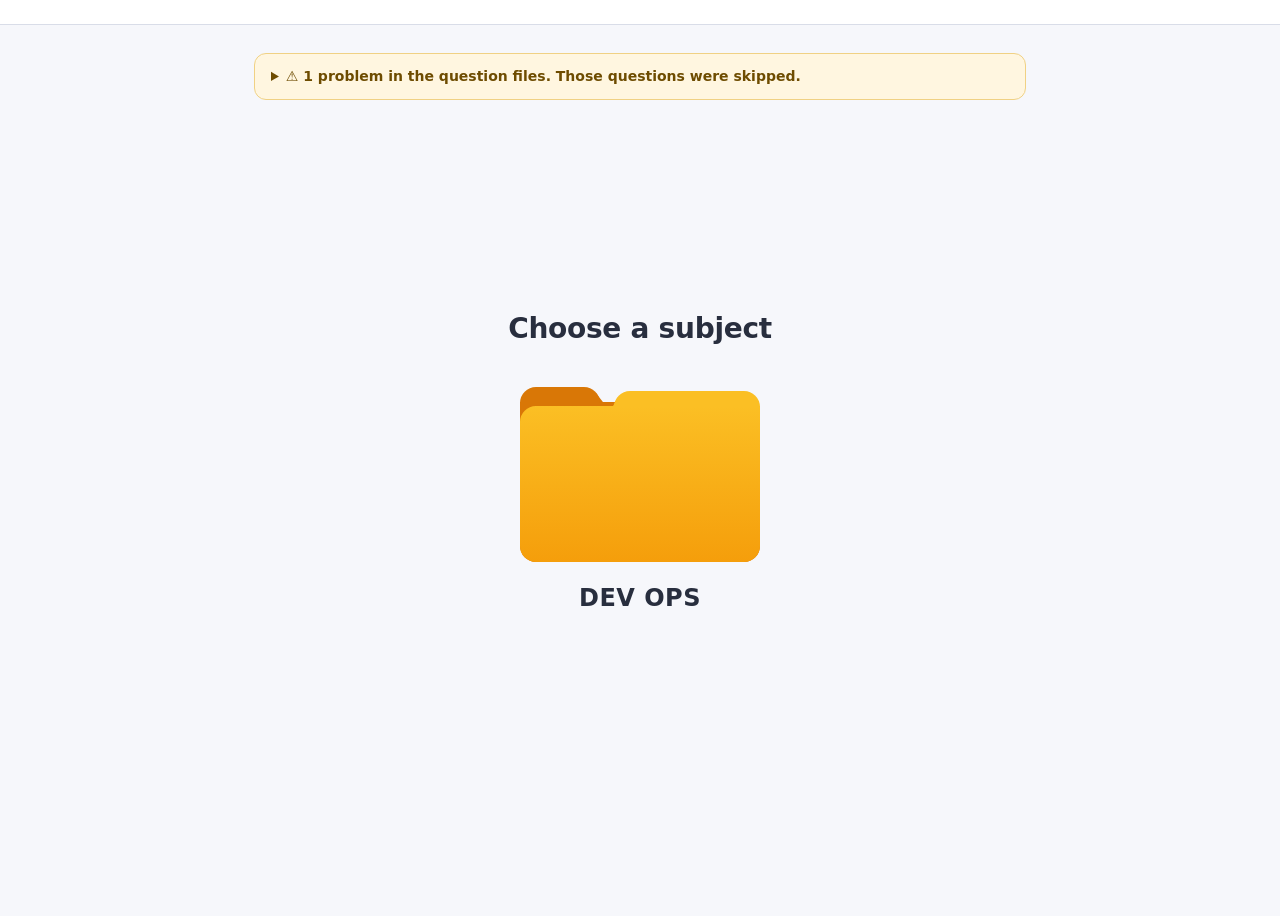
<file: index.html>
<!doctype html>
<html lang="en">
<head>
  <meta charset="utf-8">
  <meta name="viewport" content="width=device-width, initial-scale=1">
  <title>Quizulu</title>
  <!-- Bump ?v= whenever styles.css or app.js change, so browsers don't keep an old copy. -->
  <link rel="stylesheet" href="styles.css?v=8">
</head>
<body>
  <header class="topbar">
  </header>
  <main id="app"></main>
  <script src="app.js?v=8"></script>
</body>
</html>
</file>
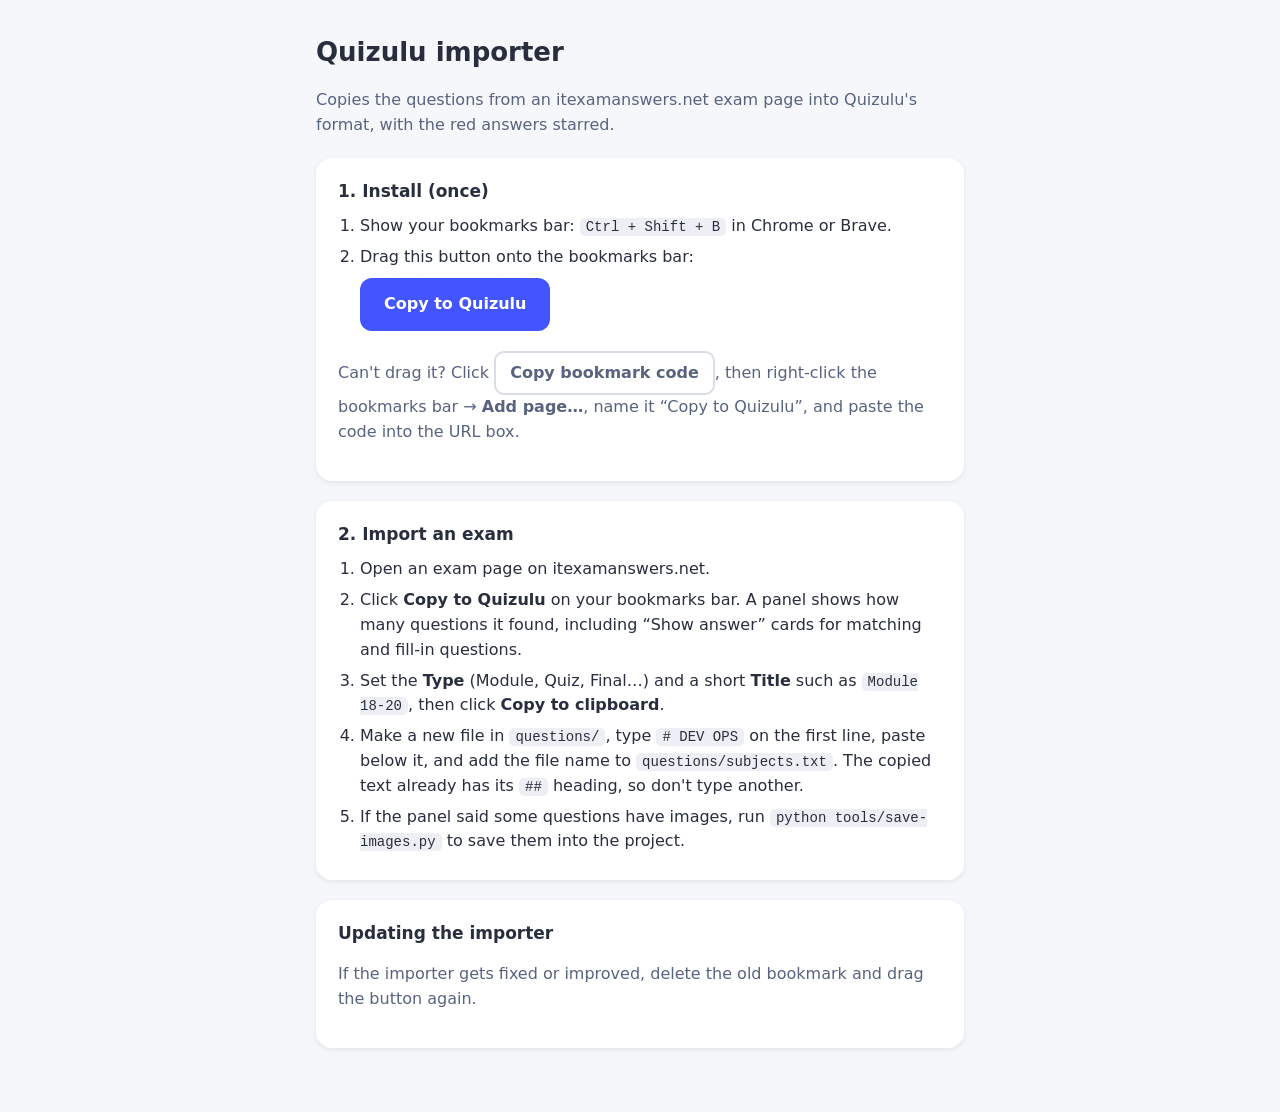
<file: tools/bookmarklet.html>
<!doctype html>
<html lang="en">
<head>
  <meta charset="utf-8">
  <meta name="viewport" content="width=device-width, initial-scale=1">
  <title>Quizulu Importer</title>
  <style>
    :root {
      color-scheme: light;
      --bg: #f6f7fb;
      --surface: #ffffff;
      --text: #282e3e;
      --muted: #586380;
      --border: #d9dde8;
      --primary: #4255ff;
      --code-bg: #edeff4;
    }
    @media (prefers-color-scheme: dark) {
      :root {
        color-scheme: dark;
        --bg: #0e1124;
        --surface: #1b2040;
        --text: #eef0ff;
        --muted: #a3aad0;
        --border: #353c6b;
        --primary: #6d7dff;
        --code-bg: #272d55;
      }
    }
    * { box-sizing: border-box; }
    body { margin: 0; background: var(--bg); color: var(--text); font: 16px/1.55 system-ui, -apple-system, "Segoe UI", Roboto, sans-serif; }
    main { max-width: 680px; margin: 0 auto; padding: 32px 16px 64px; }
    h1 { margin: 0 0 6px; font-size: 26px; }
    .card { margin-top: 20px; padding: 20px 22px; border-radius: 16px; background: var(--surface); box-shadow: 0 2px 6px rgba(0, 0, 0, 0.08); }
    .card h2 { margin: 0 0 10px; font-size: 17px; }
    ol { margin: 0; padding-left: 22px; }
    li { margin: 6px 0; }
    .muted { color: var(--muted); }
    code { padding: 1px 6px; border-radius: 5px; background: var(--code-bg); font-size: 14px; }
    .bookmarklet {
      display: inline-block;
      margin: 8px 0 4px;
      padding: 12px 22px;
      border: 2px dashed var(--primary);
      border-radius: 12px;
      background: var(--primary);
      color: #fff;
      font-weight: 800;
      text-decoration: none;
      cursor: grab;
    }
    .bookmarklet[aria-disabled="true"] { opacity: 0.5; cursor: not-allowed; }
    .error { color: #e5484d; font-weight: 600; }
    button { padding: 8px 14px; border: 2px solid var(--border); border-radius: 10px; background: var(--surface); color: inherit; font: inherit; font-weight: 600; cursor: pointer; }
    button:hover { border-color: var(--primary); }
  </style>
</head>
<body>
  <main>
    <h1>Quizulu importer</h1>
    <p class="muted">Copies the questions from an itexamanswers.net exam page into Quizulu's format, with the red answers starred.</p>

    <section class="card">
      <h2>1. Install (once)</h2>
      <ol>
        <li>Show your bookmarks bar: <code>Ctrl + Shift + B</code> in Chrome or Brave.</li>
        <li>Drag this button onto the bookmarks bar:<br>
          <a class="bookmarklet" id="bm" href="#" aria-disabled="true">Copy to Quizulu</a>
          <span id="bm-status" class="muted">Loading…</span>
        </li>
      </ol>
      <p class="muted">Can't drag it? Click <button id="copy-code" type="button">Copy bookmark code</button>, then right-click the bookmarks bar → <b>Add page…</b>, name it “Copy to Quizulu”, and paste the code into the URL box.</p>
    </section>

    <section class="card">
      <h2>2. Import an exam</h2>
      <ol>
        <li>Open an exam page on itexamanswers.net.</li>
        <li>Click <b>Copy to Quizulu</b> on your bookmarks bar. A panel shows how many questions it found, including “Show answer” cards for matching and fill-in questions.</li>
        <li>Set the <b>Type</b> (Module, Quiz, Final…) and a short <b>Title</b> such as <code>Module 18-20</code>, then click <b>Copy to clipboard</b>.</li>
        <li>Make a new file in <code>questions/</code>, type <code># DEV OPS</code> on the first line, paste below it, and add the file name to <code>questions/subjects.txt</code>. The copied text already has its <code>##</code> heading, so don't type another.</li>
        <li>If the panel said some questions have images, run <code>python tools/save-images.py</code> to save them into the project.</li>
      </ol>
    </section>

    <section class="card">
      <h2>Updating the importer</h2>
      <p class="muted">If the importer gets fixed or improved, delete the old bookmark and drag the button again.</p>
    </section>
  </main>

  <script>
    (async () => {
      const link = document.getElementById('bm');
      const status = document.getElementById('bm-status');
      let code = '';
      try {
        const res = await fetch('importer.js', { cache: 'no-cache' });
        if (!res.ok) throw new Error(res.status);
        code = 'javascript:' + encodeURIComponent(await res.text());
        link.href = code;
        link.removeAttribute('aria-disabled');
        status.textContent = '';
      } catch {
        status.className = 'error';
        status.textContent = 'Couldn\'t load importer.js. Open this page through the local server or your github.io site, not by double-clicking.';
      }
      link.addEventListener('click', e => {
        e.preventDefault();
        if (code) alert('Drag this button onto your bookmarks bar, then click it while on an exam page.');
      });
      document.getElementById('copy-code').addEventListener('click', async () => {
        if (!code) return;
        await navigator.clipboard.writeText(code);
        document.getElementById('copy-code').textContent = 'Copied ✓';
      });
    })();
  </script>
</body>
</html>
</file>
<file: styles.css>
*,
*::before,
*::after { box-sizing: border-box; }

[hidden] { display: none !important; }

:root {
  color-scheme: light;
  --bg: #f6f7fb;
  --surface: #ffffff;
  --surface-2: #edeff4;
  --text: #282e3e;
  --muted: #586380;
  --border: #d9dde8;
  --primary: #4255ff;
  --primary-hover: #3346e0;
  --primary-soft: #e8ebff;
  --green: #12a36e;
  --green-soft: #e2f6ee;
  --red: #e5484d;
  --red-soft: #fdecec;
  --warn-bg: #fff6e0;
  --warn-border: #f0d184;
  --warn-text: #6e4c00;
  --shadow: 0 2px 6px rgba(40, 46, 62, 0.08);
  --shadow-lg: 0 8px 28px rgba(40, 46, 62, 0.12);
}

@media (prefers-color-scheme: dark) {
  :root {
    color-scheme: dark;
    --bg: #0e1124;
    --surface: #1b2040;
    --surface-2: #272d55;
    --text: #eef0ff;
    --muted: #a3aad0;
    --border: #353c6b;
    --primary: #6d7dff;
    --primary-hover: #8290ff;
    --primary-soft: #262e66;
    --green: #2cc58c;
    --green-soft: #133b33;
    --red: #ff6b6b;
    --red-soft: #45202c;
    --warn-bg: #33290f;
    --warn-border: #6b5520;
    --warn-text: #f5d38a;
    --shadow: 0 2px 6px rgba(0, 0, 0, 0.3);
    --shadow-lg: 0 8px 28px rgba(0, 0, 0, 0.4);
  }
}

body {
  margin: 0;
  background: var(--bg);
  color: var(--text);
  font: 16px/1.5 system-ui, -apple-system, "Segoe UI", Roboto, sans-serif;
  -webkit-text-size-adjust: 100%;
}

a { color: inherit; text-decoration: none; }
button { font: inherit; color: inherit; }
:focus-visible { outline: 3px solid var(--primary); outline-offset: 2px; }

/* ---------- Layout ---------- */

.topbar {
  position: sticky;
  top: 0;
  z-index: 10;
  display: flex;
  align-items: center;
  padding: 12px 24px;
  background: var(--surface);
  border-bottom: 1px solid var(--border);
}

.logo {
  display: flex;
  align-items: center;
  gap: 10px;
  font-size: 22px;
  font-weight: 800;
  letter-spacing: -0.02em;
}

.logo-mark {
  display: grid;
  place-items: center;
  width: 32px;
  height: 32px;
  border-radius: 9px;
  background: var(--primary);
  color: #fff;
  font-size: 18px;
}

main {
  max-width: 820px;
  margin: 0 auto;
  padding: 28px 24px 96px;
}

.page-title { margin: 4px 0 8px; font-size: 28px; line-height: 1.2; letter-spacing: -0.01em; }
.section-title { margin: 36px 0 12px; font-size: 18px; }
.muted { color: var(--muted); }
.small { font-size: 14px; }
.loading { padding: 40px 0; text-align: center; }

.back { margin-bottom: 16px; }

.empty {
  margin-top: 60px;
  padding: 48px 24px;
  border-radius: 18px;
  background: var(--surface);
  box-shadow: var(--shadow);
  text-align: center;
}
.empty h1 { margin: 0 0 8px; font-size: 24px; }
.empty p { max-width: 480px; margin: 0 auto; }

.warn {
  margin-bottom: 20px;
  padding: 12px 16px;
  border: 1px solid var(--warn-border);
  border-radius: 12px;
  background: var(--warn-bg);
  color: var(--warn-text);
  font-size: 14px;
}
.warn summary { font-weight: 700; cursor: pointer; }
.warn ul { margin: 10px 0 0; padding-left: 20px; }
.warn li { margin: 4px 0; overflow-wrap: anywhere; }

/* ---------- Buttons ---------- */

.btn {
  display: inline-flex;
  align-items: center;
  justify-content: center;
  gap: 6px;
  padding: 9px 16px;
  border: 2px solid var(--border);
  border-radius: 10px;
  background: var(--surface);
  font-size: 15px;
  font-weight: 600;
  white-space: nowrap;
  cursor: pointer;
  transition: background 0.15s, border-color 0.15s, opacity 0.15s;
}
.btn:hover:not(:disabled) { border-color: var(--primary); }
.btn:disabled { opacity: 0.45; cursor: not-allowed; }
.btn-primary { border-color: var(--primary); background: var(--primary); color: #fff; }
.btn-primary:hover:not(:disabled) { border-color: var(--primary-hover); background: var(--primary-hover); }
.btn-sm { padding: 6px 12px; font-size: 14px; }
.btn-lg { padding: 12px 26px; font-size: 17px; }

/* ---------- Home: subject folders ---------- */

.landing {
  display: flex;
  flex-direction: column;
  align-items: center;
  justify-content: center;
  min-height: calc(100vh - 200px);
  text-align: center;
}
.landing .page-title { margin-bottom: 24px; }

/* One row of folders, centered; scrolls sideways (not the page) if there are too many. */
.folder-row {
  display: flex;
  gap: 56px;
  max-width: 100%;
  padding: 32px 24px 16px;
  overflow-x: auto;
}
.folder-row > :first-child { margin-left: auto; }
.folder-row > :last-child { margin-right: auto; }

.folder-card { display: flex; flex: none; flex-direction: column; align-items: center; outline: none; }

.folder {
  position: relative;
  display: block;
  width: 240px;
  height: 160px;
  transform-origin: bottom;
  perspective: 1500px;
  cursor: pointer;
}
.folder > span { display: block; transition: all 0.3s ease; }

.folder-back {
  position: relative;
  width: 100%;
  height: 100%;
  border-radius: 0 16px 16px 16px;
  background: #d97706;
  transform-origin: top;
}
.folder-back::after {
  content: "";
  position: absolute;
  bottom: 99%;
  left: 0;
  width: 80px;
  height: 16px;
  border-radius: 16px 16px 0 0;
  background: #d97706;
}
.folder-back::before {
  content: "";
  position: absolute;
  top: -15px;
  left: 75.5px;
  width: 16px;
  height: 16px;
  background: #d97706;
  clip-path: polygon(0 35%, 0% 100%, 50% 100%);
}

.folder-paper {
  position: absolute;
  inset: 4px;
  border-radius: 16px;
  transform-origin: bottom;
  user-select: none;
}
.paper-1 { background: #a1a1aa; }
.paper-2 { background: #d4d4d8; }
.paper-3 { background: #e4e4e7; }

.folder-front {
  position: absolute;
  bottom: 0;
  width: 100%;
  height: 156px;
  border-radius: 16px 0 16px 16px;
  background: linear-gradient(to top, #f59e0b, #fbbf24);
  transform-origin: bottom;
}
.folder-front::after {
  content: "";
  position: absolute;
  bottom: 99%;
  right: 0;
  width: 146px;
  height: 16px;
  border-radius: 16px 16px 0 0;
  background: #fbbf24;
}
.folder-front::before {
  content: "";
  position: absolute;
  top: -10px;
  right: 142px;
  width: 12px;
  height: 12px;
  background: #fbbf24;
  clip-path: polygon(100% 14%, 50% 100%, 100% 100%);
}

/* Opening animation on hover, and on keyboard focus. */
.folder-card:hover .folder-back,
.folder-card:focus-visible .folder-back { box-shadow: 0 20px 40px rgba(0, 0, 0, 0.2); }
.folder-card:hover .paper-1,
.folder-card:focus-visible .paper-1 { transform: rotateX(-20deg); }
.folder-card:hover .paper-2,
.folder-card:focus-visible .paper-2 { transform: rotateX(-30deg); }
.folder-card:hover .paper-3,
.folder-card:focus-visible .paper-3 { transform: rotateX(-38deg); }
.folder-card:hover .folder-front,
.folder-card:focus-visible .folder-front {
  box-shadow: inset 0 20px 40px #fbbf24, inset 0 -20px 40px #d97706;
  transform: rotateX(-46deg) translateY(1px);
}

.folder-name {
  max-width: 240px;
  padding-top: 18px;
  font-size: 24px;
  font-weight: 800;
  letter-spacing: 0.02em;
  overflow-wrap: anywhere;
}
.folder-card:focus-visible .folder-name { border-radius: 6px; outline: 3px solid var(--primary); outline-offset: 4px; }

/* ---------- Subject: pick sets ---------- */

.select-bar {
  display: flex;
  flex-wrap: wrap;
  align-items: center;
  justify-content: space-between;
  gap: 10px;
  margin-top: 4px;
}

.group { margin-top: 26px; }
.group-title {
  margin: 0 0 10px;
  color: var(--muted);
  font-size: 13px;
  font-weight: 800;
  letter-spacing: 0.06em;
  text-transform: uppercase;
}

.pick-list { display: flex; flex-direction: column; gap: 10px; }

.pick {
  position: relative;
  display: flex;
  align-items: center;
  gap: 14px;
  padding: 16px 18px;
  border: 2px solid transparent;
  border-radius: 14px;
  background: var(--surface);
  box-shadow: var(--shadow);
  cursor: pointer;
  transition: border-color 0.15s, background 0.15s;
}
.pick:hover { border-color: var(--border); }
.pick.on { border-color: var(--primary); background: var(--primary-soft); }
.pick input { position: absolute; opacity: 0; pointer-events: none; }

.check {
  display: grid;
  place-items: center;
  flex: none;
  width: 24px;
  height: 24px;
  border: 2px solid var(--border);
  border-radius: 7px;
  background: var(--surface);
}
.pick.on .check { border-color: var(--primary); background: var(--primary); }
.pick.on .check::after {
  content: "";
  width: 6px;
  height: 11px;
  border: solid #fff;
  border-width: 0 2.5px 2.5px 0;
  transform: translateY(-1px) rotate(45deg);
}
.pick input:focus-visible + .check { outline: 3px solid var(--primary); outline-offset: 2px; }

.pick-title { flex: 1; min-width: 0; font-weight: 600; overflow-wrap: anywhere; }
.pick-count { color: var(--muted); font-size: 14px; white-space: nowrap; }

.settings-card { border-radius: 14px; background: var(--surface); box-shadow: var(--shadow); }

.setting {
  position: relative;
  display: flex;
  flex-wrap: wrap;
  align-items: center;
  justify-content: space-between;
  gap: 10px 16px;
  padding: 14px 18px;
}
.setting + .setting { border-top: 1px solid var(--surface-2); }
label.setting { cursor: pointer; }
.setting-label { display: block; font-weight: 600; }
.setting-hint { display: block; color: var(--muted); font-size: 13px; }

.setting input[role="switch"] { position: absolute; opacity: 0; pointer-events: none; }
.switch {
  position: relative;
  flex: none;
  width: 46px;
  height: 28px;
  border-radius: 999px;
  background: var(--border);
  transition: background 0.15s;
}
.switch::after {
  content: "";
  position: absolute;
  top: 3px;
  left: 3px;
  width: 22px;
  height: 22px;
  border-radius: 50%;
  background: #fff;
  box-shadow: 0 1px 3px rgba(0, 0, 0, 0.25);
  transition: transform 0.15s;
}
.setting input:checked + .switch { background: var(--primary); }
.setting input:checked + .switch::after { transform: translateX(18px); }
.setting input:focus-visible + .switch { outline: 3px solid var(--primary); outline-offset: 2px; }

.start-bar {
  position: sticky;
  bottom: 16px;
  display: flex;
  align-items: center;
  justify-content: space-between;
  gap: 12px;
  margin-top: 28px;
  padding: 12px 12px 12px 20px;
  border: 1px solid var(--border);
  border-radius: 16px;
  background: var(--surface);
  box-shadow: var(--shadow-lg);
}
#summary { font-weight: 600; }

/* ---------- Answering ---------- */

.study-head {
  display: flex;
  flex-wrap: wrap;
  align-items: center;
  justify-content: space-between;
  gap: 8px 16px;
  margin-bottom: 14px;
}
.study-head .back { margin: 0; }
.study-label { color: var(--muted); font-size: 14px; font-weight: 700; overflow-wrap: anywhere; }

.progress { height: 8px; overflow: hidden; border-radius: 999px; background: var(--surface-2); }
.progress-bar { height: 100%; border-radius: 999px; background: var(--primary); transition: width 0.3s ease; }

.progress-meta {
  display: flex;
  justify-content: space-between;
  margin: 8px 0 18px;
  color: var(--muted);
  font-size: 14px;
  font-weight: 600;
}
.score-good { color: var(--green); }
.score-bad { color: var(--red); }

.q-card {
  padding: 28px;
  border-radius: 18px;
  background: var(--surface);
  box-shadow: var(--shadow-lg);
}

.q-source {
  margin-bottom: 10px;
  color: var(--muted);
  font-size: 12px;
  font-weight: 800;
  letter-spacing: 0.05em;
  text-transform: uppercase;
}

.q-prompt {
  margin-bottom: 22px;
  font-size: clamp(19px, 2.8vw, 24px);
  line-height: 1.4;
  white-space: pre-wrap;
  overflow-wrap: anywhere;
}

.q-images { display: flex; flex-direction: column; gap: 10px; margin: -8px 0 22px; }

.q-image {
  display: block;
  width: fit-content;
  max-width: 100%;
  padding: 0;
  overflow: hidden;
  border: 1px solid var(--border);
  border-radius: 12px;
  background: #fff;
  cursor: zoom-in;
}
.q-image img { display: block; max-width: 100%; max-height: 420px; height: auto; object-fit: contain; }

.img-error {
  padding: 10px 14px;
  border: 1px solid var(--warn-border);
  border-radius: 10px;
  background: var(--warn-bg);
  color: var(--warn-text);
  font-size: 14px;
  overflow-wrap: anywhere;
}

.lightbox {
  position: fixed;
  inset: 0;
  z-index: 100;
  display: grid;
  place-items: center;
  padding: 16px;
  background: rgba(8, 10, 24, 0.88);
  cursor: zoom-out;
}
.lightbox img { max-width: 100%; max-height: 100%; border-radius: 8px; background: #fff; }
.lightbox-close {
  position: absolute;
  top: 12px;
  right: 12px;
  width: 44px;
  height: 44px;
  border: 0;
  border-radius: 50%;
  background: rgba(255, 255, 255, 0.15);
  color: #fff;
  font-size: 26px;
  cursor: pointer;
}
body.no-scroll { overflow: hidden; }

.q-instruction { margin-bottom: 12px; color: var(--muted); font-size: 14px; font-weight: 700; }

/* "Show answer" cards */
.card-items { display: flex; flex-direction: column; gap: 6px; margin: -8px 0 20px; padding-left: 22px; }
.card-items li { white-space: pre-wrap; overflow-wrap: anywhere; }

.answer-box {
  padding: 14px 16px;
  border-left: 4px solid var(--green);
  border-radius: 10px;
  background: var(--green-soft);
}
.answer-label {
  margin-bottom: 6px;
  color: var(--green);
  font-size: 12px;
  font-weight: 800;
  letter-spacing: 0.06em;
  text-transform: uppercase;
}
.answer-text { white-space: pre-wrap; overflow-wrap: anywhere; }
.answer-box .q-images { margin: 10px 0 0; }

/* Picture choices */
.opt-img { display: block; min-width: 0; }
.opt-img img { display: block; max-width: 100%; max-height: 220px; height: auto; border-radius: 8px; background: #fff; }

.choose-pill {
  display: inline-block;
  padding: 3px 12px;
  border-radius: 999px;
  background: var(--primary-soft);
  color: var(--primary);
  font-weight: 800;
}
.choose-pill.nudge { animation: shake 0.35s ease; }

.options { display: flex; flex-direction: column; gap: 10px; }

.option {
  display: flex;
  align-items: center;
  gap: 14px;
  width: 100%;
  min-height: 58px;
  padding: 12px 16px;
  border: 2px solid var(--border);
  border-radius: 12px;
  background: var(--surface);
  text-align: left;
  cursor: pointer;
  transition: border-color 0.15s, background 0.15s, opacity 0.15s;
}
.option:hover:not(:disabled) { border-color: var(--primary); }
.option:disabled { cursor: default; }
.opt-text { white-space: pre-wrap; overflow-wrap: anywhere; }

.key {
  display: grid;
  place-items: center;
  flex: none;
  width: 28px;
  height: 28px;
  border-radius: 50%;
  background: var(--surface-2);
  color: var(--muted);
  font-size: 13px;
  font-weight: 800;
}
.options.multi .key { border-radius: 8px; }

.option.selected { border-color: var(--primary); background: var(--primary-soft); }
.option.selected .key { background: var(--primary); color: #fff; }
.option.correct { border-color: var(--green); background: var(--green-soft); animation: pop 0.3s ease; }
.option.correct .key { background: var(--green); color: #fff; }
.option.wrong { border-color: var(--red); background: var(--red-soft); animation: shake 0.35s ease; }
.option.wrong .key { background: var(--red); color: #fff; }
.option.missed { border-color: var(--green); }
.option.missed .key { background: transparent; box-shadow: inset 0 0 0 2px var(--green); color: var(--green); }
.option.dim { opacity: 0.45; }

.feedback { min-height: 26px; margin-top: 18px; font-weight: 700; }
.feedback.good { color: var(--green); }
.feedback.bad { color: var(--red); }
.feedback.hint { color: var(--muted); }

.options.no-anim .option { animation: none; }

.next-row { display: flex; align-items: center; gap: 10px; margin-top: 20px; }
.next-actions { display: flex; gap: 10px; margin-left: auto; }

@keyframes pop {
  0% { transform: scale(1); }
  50% { transform: scale(1.02); }
  100% { transform: scale(1); }
}

@keyframes shake {
  0%, 100% { transform: translateX(0); }
  20% { transform: translateX(-6px); }
  40% { transform: translateX(6px); }
  60% { transform: translateX(-4px); }
  80% { transform: translateX(4px); }
}

/* ---------- Results ---------- */

.results {
  padding: 36px 24px;
  border-radius: 18px;
  background: var(--surface);
  box-shadow: var(--shadow-lg);
  text-align: center;
}
.results h1 { margin: 0 0 4px; font-size: 26px; }
.results p { margin: 0; }

.ring {
  position: relative;
  display: grid;
  place-items: center;
  width: 140px;
  height: 140px;
  margin: 0 auto 18px;
  border-radius: 50%;
  background: conic-gradient(var(--green) calc(var(--p) * 1%), var(--red-soft) 0);
}
.ring::before { content: ""; position: absolute; inset: 14px; border-radius: 50%; background: var(--surface); }
.ring span { position: relative; font-size: 30px; font-weight: 800; }

.result-actions { display: flex; flex-wrap: wrap; justify-content: center; gap: 10px; margin-top: 24px; }

.review-list { display: flex; flex-direction: column; gap: 12px; }

.review-card {
  padding: 18px 20px;
  border-radius: 14px;
  background: var(--surface);
  box-shadow: var(--shadow);
}
.review-q { margin-bottom: 12px; font-weight: 600; white-space: pre-wrap; overflow-wrap: anywhere; }
.review-card .q-images { margin: 0 0 12px; }
.review-card .q-image img { max-height: 260px; }

.review-choices { display: flex; flex-direction: column; gap: 6px; margin: 0; padding: 0; list-style: none; }
.review-choices li {
  display: flex;
  align-items: center;
  gap: 10px;
  padding: 7px 12px;
  border-radius: 10px;
  color: var(--muted);
}
.review-choices .key { width: 24px; height: 24px; font-size: 12px; }
.review-choices li.is-correct { background: var(--green-soft); color: var(--text); }
.review-choices li.is-correct .key { background: var(--green); color: #fff; }
.review-choices li.is-wrong { background: var(--red-soft); color: var(--text); }
.review-choices li.is-wrong .key { background: var(--red); color: #fff; }
.tag { margin-left: auto; color: var(--muted); font-size: 12px; font-weight: 700; white-space: nowrap; }

/* ---------- Small screens ---------- */

@media (max-width: 600px) {
  .topbar { padding: 10px 16px; }
  main { padding: 20px 16px 80px; }
  .page-title { font-size: 24px; }
  .q-card { padding: 20px; }
  .next-actions { flex: 1; }
  .next-actions .btn { flex: 1; }
  .next-row .btn-lg { padding: 12px 18px; }
  .start-bar { padding-left: 16px; }
  .start-bar .btn-lg { padding: 10px 20px; }
}

@media (prefers-reduced-motion: reduce) {
  *, *::before, *::after { animation: none !important; transition: none !important; }
}
</file>
